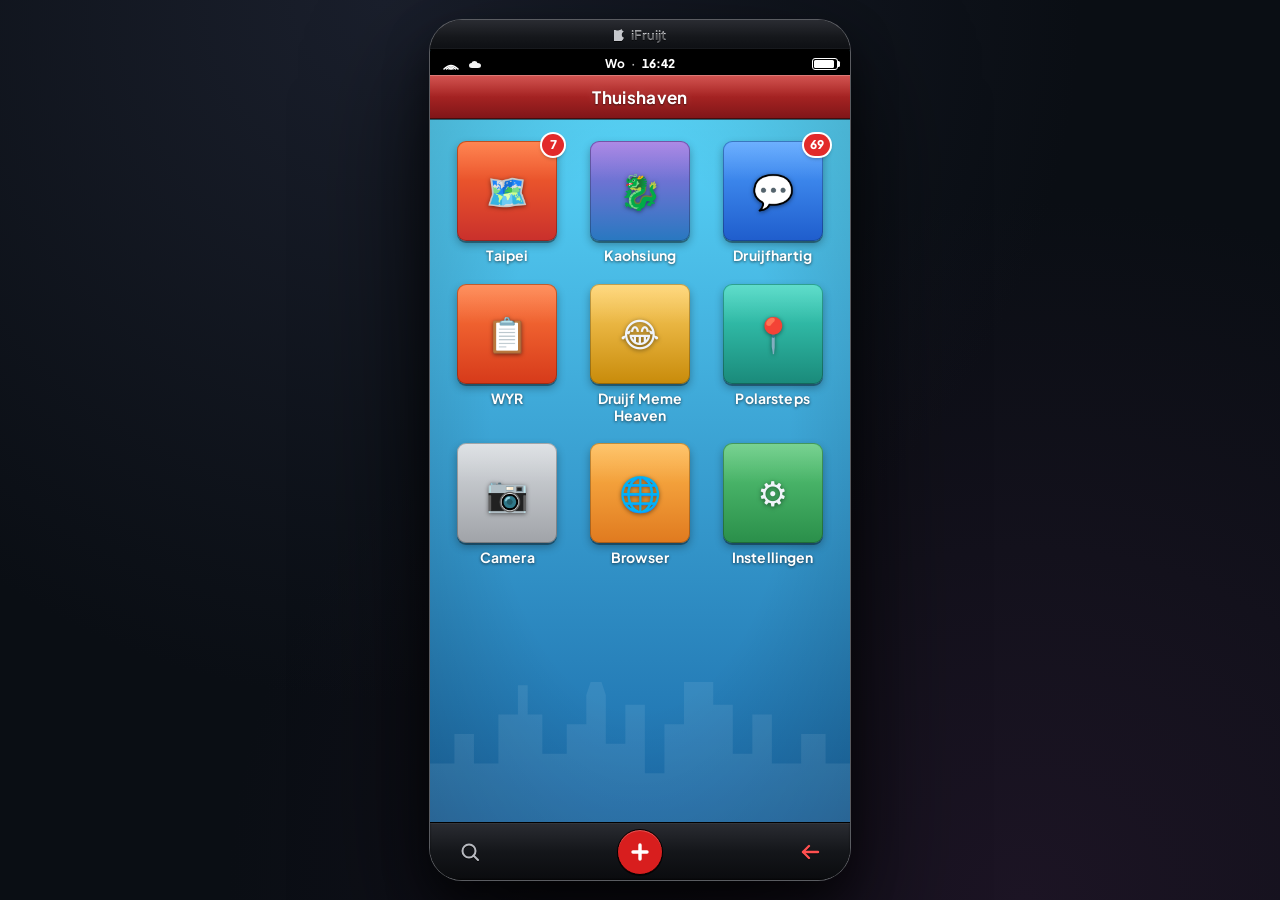
<file: index.html>
<!DOCTYPE html>
<html lang="nl">
<head>
  <meta charset="UTF-8" />
  <meta name="viewport" content="width=device-width, initial-scale=1, viewport-fit=cover" />
  <meta name="theme-color" content="#0A0E14" />
  <meta name="description" content="Druijf FC — spellen, forum en reizen" />
  <link rel="manifest" href="/manifest.webmanifest" />
  <link rel="icon" type="image/svg+xml" href="/icons/icon.svg" />
  <link rel="icon" type="image/png" sizes="32x32" href="/icons/favicon-32.png" />
  <link rel="apple-touch-icon" href="/icons/apple-touch-icon-180.png" />
  <meta name="mobile-web-app-capable" content="yes" />
  <meta name="apple-mobile-web-app-capable" content="yes" />
  <meta name="apple-mobile-web-app-status-bar-style" content="black-translucent" />
  <meta name="apple-mobile-web-app-title" content="iFruijt" />
  <title>Druijf FC — iFruijt</title>
  <link rel="stylesheet" href="main.css" />
  <link rel="stylesheet" href="index.css" />
</head>
<body>

<div class="ifruit-shell">

  <!-- ── TOP CHROME STRIP — iFruijt wordmark ── -->
  <div class="ifruit-top">
    <div class="ifruit-brand">
      <svg class="ifruit-apple" viewBox="0 0 16 18" aria-hidden="true">
        <path d="M11.5 1.5c.3 1.3-.2 2.5-.9 3.3-.7.9-1.8 1.5-2.9 1.4-.3-1.3.3-2.6 1-3.4.7-.8 1.9-1.4 2.8-1.3zM14.6 13.4c-.5 1.2-.8 1.7-1.5 2.7-1 1.4-2.4 3.2-4.1 3.2-1.5 0-1.9-1-3.9-1-2 0-2.5 1-4 1-1.7 0-3-1.6-4-3-2.7-4-3-8.7-1.3-11.2 1.2-1.8 3.1-2.8 4.9-2.8 1.8 0 3 1 4.5 1 1.5 0 2.4-1 4.5-1 1.6 0 3.3.9 4.5 2.3-4 2.2-3.3 7.9-.6 8.8z" fill="currentColor"/>
      </svg>
      <span class="ifruit-wordmark">iFruijt</span>
    </div>
  </div>

  <!-- ── PHONE SCREEN ── -->
  <div class="ifruit-screen">

    <!-- Wallpaper -->
    <div class="ifruit-wallpaper" aria-hidden="true">
      <div class="ifruit-vignette"></div>
      <svg class="ifruit-skyline" viewBox="0 0 430 200" preserveAspectRatio="xMidYMax slice">
        <path d="M0,200 L0,140 L25,140 L25,110 L45,110 L45,140 L70,140 L70,90 L90,90 L90,60 L100,60 L100,90 L115,90 L115,130 L140,130 L140,100 L160,100 L160,70 L170,40 L180,70 L180,120 L200,120 L200,80 L220,80 L220,150 L240,150 L240,100 L260,100 L260,50 L275,50 L275,30 L290,30 L290,80 L310,80 L310,130 L330,130 L330,90 L350,90 L350,140 L380,140 L380,110 L405,110 L405,140 L430,140 L430,200 Z" fill="rgba(255,255,255,0.18)"/>
      </svg>
    </div>

    <!-- iFruijt-accurate status bar -->
    <div class="ifruit-sb" aria-hidden="true">
      <div class="sb-left">
        <svg class="sb-signal" viewBox="0 0 18 14" fill="none">
          <path d="M2 12 Q9 5 16 12" stroke="currentColor" stroke-width="1.6" stroke-linecap="round"/>
          <path d="M4.5 12 Q9 7.5 13.5 12" stroke="currentColor" stroke-width="1.6" stroke-linecap="round"/>
          <path d="M7 12 Q9 10 11 12" stroke="currentColor" stroke-width="1.6" stroke-linecap="round"/>
          <circle cx="9" cy="12" r="1" fill="currentColor"/>
        </svg>
        <svg class="sb-cloud" viewBox="0 0 18 12" fill="none">
          <path d="M4 10 Q1 10 1 7.5 Q1 5 3.5 5 Q4 3 6.5 3 Q9 3 9.5 5 Q13 5 13 7.5 Q13 10 10 10 Z" fill="currentColor"/>
        </svg>
      </div>
      <div class="sb-center">
        <span class="sb-day">Wo</span>
        <span class="sb-dot">·</span>
        <span class="sb-time">16:42</span>
      </div>
      <div class="sb-right">
        <div class="sb-battery">
          <span class="sb-batt-fill"></span>
        </div>
      </div>
    </div>

    <!-- Red title banner -->
    <div class="ifruit-banner">
      <div class="ifruit-banner-shine"></div>
      <span class="ifruit-banner-text">Thuishaven</span>
    </div>

    <!-- App grid (3×2) -->
    <main class="ifruit-grid">

      <!-- Row 1: real apps -->
      <a href="taipei/taipei.html" class="ifruit-app" data-game="treasure" aria-label="Schatzoeker">
        <div class="ifruit-tile ifruit-tile--red">
          <span class="ifruit-tile-shine"></span>
          <span class="ifruit-badge">7</span>
          <span class="ifruit-tile-glyph">🗺️</span>
        </div>
        <span class="ifruit-tile-label">Taipei</span>
      </a>

      <a href="kaohsiung/kaohsiung.html" class="ifruit-app" data-game="kaohsiung" aria-label="Drakenpad">
        <div class="ifruit-tile ifruit-tile--kaohsiung">
          <span class="ifruit-tile-shine"></span>
          <span class="ifruit-tile-glyph">🐉</span>
          </div>
        <span class="ifruit-tile-label">Kaohsiung</span>
      </a>

      <a href="questions/questions.html" class="ifruit-app" data-game="questions" aria-label="Druijfhartig">
        <div class="ifruit-tile ifruit-tile--blue">
          <span class="ifruit-tile-shine"></span>
          <span class="ifruit-badge">69</span>
          <span class="ifruit-tile-glyph">💬</span>
        </div>
        <span class="ifruit-tile-label">Druijfhartig</span>
      </a>

      <a href="wyr/wyr.html" class="ifruit-app" data-game="wyr" aria-label="Would You Rather">
        <div class="ifruit-tile ifruit-tile--wyr">
          <span class="ifruit-tile-shine"></span>
          <span class="ifruit-tile-glyph">📋</span>
        </div>
        <span class="ifruit-tile-label">WYR</span>
      </a>

      <!-- Row 2: decorative placeholder apps -->
      <a href="forum/forum.html" class="ifruit-app" data-game="forum" aria-label="Meme Heaven">
        <div class="ifruit-tile ifruit-tile--forum">
          <span class="ifruit-tile-shine"></span>
          <span class="ifruit-tile-glyph">😂</span>
        </div>
        <span class="ifruit-tile-label">Druijf Meme Heaven</span>
      </a>

      <a href="polarsteps/polarsteps.html" class="ifruit-app" data-game="polarsteps" aria-label="Polarsteps">
        <div class="ifruit-tile ifruit-tile--polarsteps">
          <span class="ifruit-tile-shine"></span>
          <span class="ifruit-tile-glyph">📍</span>
        </div>
        <span class="ifruit-tile-label">Polarsteps</span>
      </a>


      <button type="button" class="ifruit-app ifruit-app--deco" data-toast="Fakka je wil deze camera gebruiken?&#10;Daan heeft z'n camera apart moeten inchecken zo groot is die" aria-label="Camera">
        <div class="ifruit-tile ifruit-tile--silver">
          <span class="ifruit-tile-shine"></span>
          <span class="ifruit-tile-glyph">📷</span>
        </div>
        <span class="ifruit-tile-label">Camera</span>
      </button>

      <button type="button" class="ifruit-app ifruit-app--deco" data-toast="Vunzige filmpjes kijk je maar op je eigen telefoon" aria-label="Browser">
        <div class="ifruit-tile ifruit-tile--orange">
          <span class="ifruit-tile-shine"></span>
          <span class="ifruit-tile-glyph">🌐</span>
        </div>
        <span class="ifruit-tile-label">Browser</span>
      </button>

      <button type="button" class="ifruit-app ifruit-app--deco" data-toast="⚙️ Niks om in te stellen" aria-label="Instellingen">
        <div class="ifruit-tile ifruit-tile--green">
          <span class="ifruit-tile-shine"></span>
          <span class="ifruit-tile-glyph">⚙️</span>
        </div>
        <span class="ifruit-tile-label">Instellingen</span>
      </button>

      

    </main>

  </div>

  <!-- ── BOTTOM CHROME STRIP — 3-button row ── -->
  <nav class="ifruit-bottom" aria-label="iFruijt nav">
    <button type="button" class="ifruit-btn ifruit-btn--side" id="btnSearch" aria-label="Zoeken">
      <svg viewBox="0 0 24 24" fill="none">
        <circle cx="11" cy="11" r="6.5" stroke="currentColor" stroke-width="2"/>
        <path d="M15.5 15.5L20 20" stroke="currentColor" stroke-width="2" stroke-linecap="round"/>
      </svg>
    </button>

    <button type="button" class="ifruit-btn ifruit-btn--plus" id="btnPlus" aria-label="Nieuw">
      <svg viewBox="0 0 24 24" fill="none">
        <path d="M12 5v14M5 12h14" stroke="#fff" stroke-width="3.4" stroke-linecap="round"/>
      </svg>
    </button>

    <button type="button" class="ifruit-btn ifruit-btn--side ifruit-btn--back" id="btnBack" aria-label="Terug">
      <svg viewBox="0 0 24 24" fill="none">
        <path d="M20 12H5" stroke="currentColor" stroke-width="2.4" stroke-linecap="round"/>
        <path d="M11 6l-6 6 6 6" stroke="currentColor" stroke-width="2.4" stroke-linecap="round" stroke-linejoin="round"/>
      </svg>
    </button>
  </nav>

  <!-- Toast container -->
  <div class="toast" id="toast"></div>

  <!-- App-launch overlay -->
  <div class="launch-overlay" id="launchOverlay" aria-hidden="true"></div>

</div>

<script src="index.js"></script>
<script>
if ('serviceWorker' in navigator) {
  window.addEventListener('load', () => navigator.serviceWorker.register('/sw.js').catch(() => {}));
}
</script>
</body>
</html>
</file>
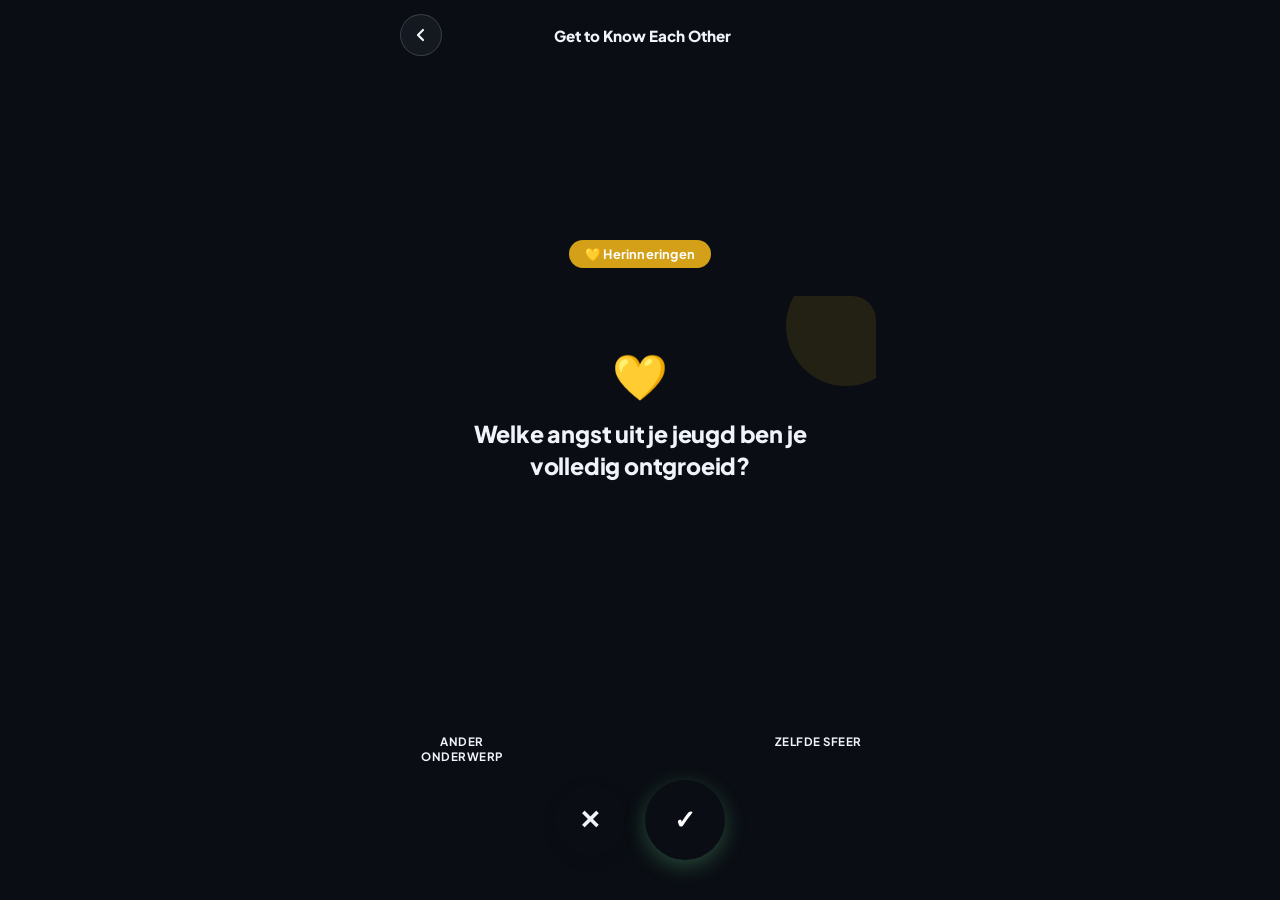
<file: questions.html>
<!DOCTYPE html>
<html lang="en">
<head>
  <meta charset="UTF-8" />
  <meta name="viewport" content="width=device-width, initial-scale=1.0" />
  <title>Questions</title>
  <link rel="stylesheet" href="main.css" />
  <link rel="stylesheet" href="questions.css" />
</head>
<body>

<div class="blob-tl"></div>
<div class="blob-br"></div>

<div class="q-page">

  <!-- Header -->
  <header class="q-header">
    <button class="btn-back" onclick="window.location.href='index.html'">
      <svg width="18" height="18" viewBox="0 0 18 18" fill="none">
        <path d="M11 4L6 9L11 14" stroke="#2C2A26" stroke-width="2.2" stroke-linecap="round" stroke-linejoin="round"/>
      </svg>
    </button>
    <div class="q-header-center">
      <div class="q-header-title">Get to Know Each Other</div>
    </div>
    <div class="q-header-spacer"></div>
  </header>

  <!-- Stage -->
  <div class="q-stage">

    <!-- Category badge -->
    <div class="category-badge" id="catBadge"></div>

    <!-- Question card -->
    <div class="q-card-wrap">
      <div class="q-card" id="qCard">
        <div class="q-card-blob" id="qCardBlob"></div>
        <div class="q-emoji" id="qEmoji"></div>
        <div class="q-text"  id="qText"></div>
      </div>
    </div>

  </div>

  <!-- Action buttons -->
  <div class="q-actions">
    <div class="q-action-labels">
      <span class="q-action-label">Ander onderwerp</span>
      <span class="q-action-label">Zelfde sfeer</span>
    </div>

    <div class="q-buttons">
      <button class="btn-action btn-skip" id="btnSkip" title="Different topic">
        ✕
      </button>
      <button class="btn-action btn-next" id="btnNext" title="Similar question">
        ✓
      </button>
    </div>
  </div>

</div>

<script src="questions.js"></script>
</body>
</html>
</file>
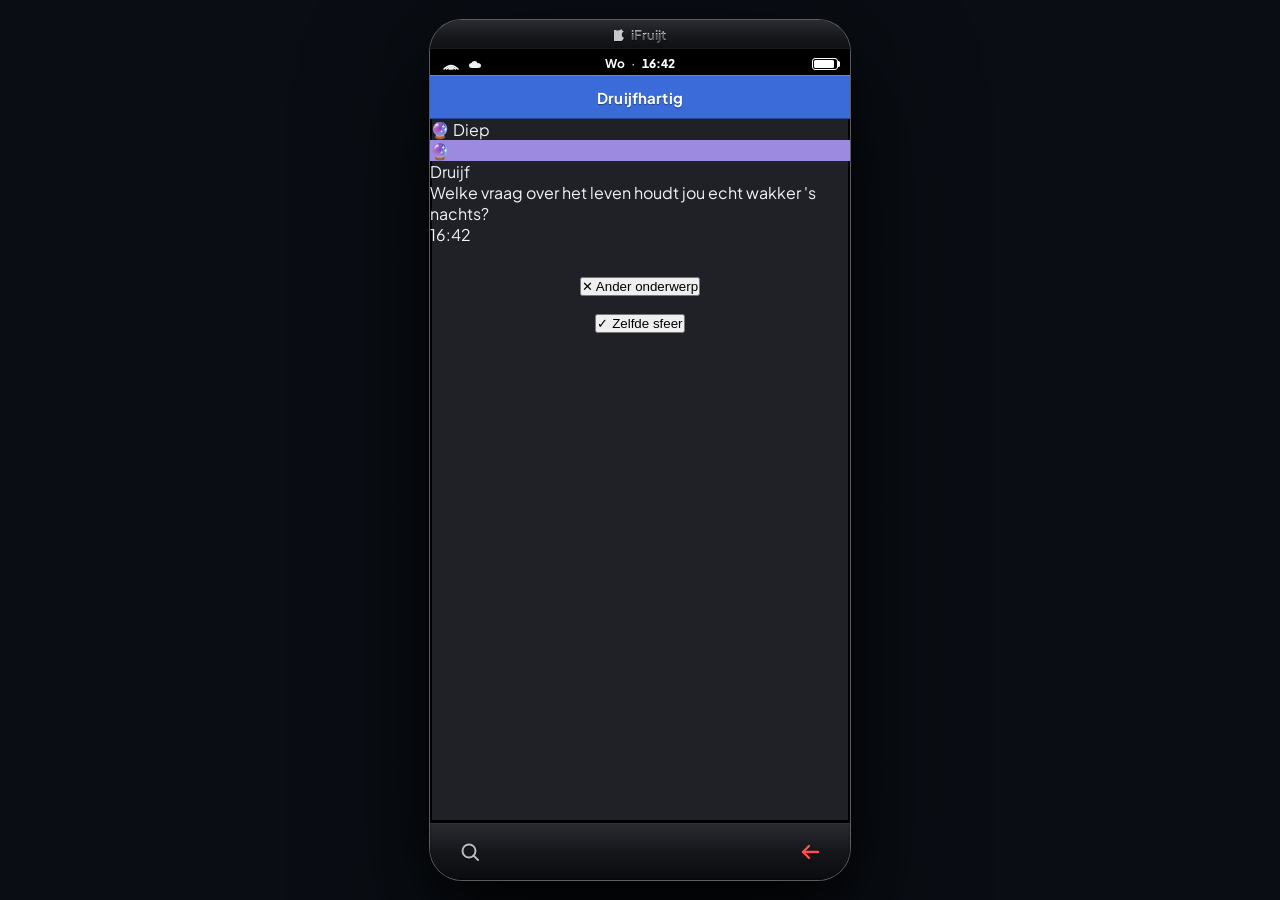
<file: questions/questions.html>
<!DOCTYPE html>
<html lang="nl">
<head>
  <meta charset="UTF-8" />
  <meta name="viewport" content="width=device-width, initial-scale=1, viewport-fit=cover" />
  <meta name="theme-color" content="#0A0B0E" />
  <title>Druijfhartig — iFruijt</title>
  <link rel="stylesheet" href="../main.css" />
  <link rel="stylesheet" href="questions.css" />
</head>
<body>

<div class="ifruit-shell">

  <!-- TOP CHROME STRIP — iFruijt wordmark -->
  <div class="ifruit-top">
    <div class="ifruit-brand">
      <svg class="ifruit-apple" viewBox="0 0 16 18" aria-hidden="true">
        <path d="M11.5 1.5c.3 1.3-.2 2.5-.9 3.3-.7.9-1.8 1.5-2.9 1.4-.3-1.3.3-2.6 1-3.4.7-.8 1.9-1.4 2.8-1.3zM14.6 13.4c-.5 1.2-.8 1.7-1.5 2.7-1 1.4-2.4 3.2-4.1 3.2-1.5 0-1.9-1-3.9-1-2 0-2.5 1-4 1-1.7 0-3-1.6-4-3-2.7-4-3-8.7-1.3-11.2 1.2-1.8 3.1-2.8 4.9-2.8 1.8 0 3 1 4.5 1 1.5 0 2.4-1 4.5-1 1.6 0 3.3.9 4.5 2.3-4 2.2-3.3 7.9-.6 8.8z" fill="currentColor"/>
      </svg>
      <span class="ifruit-wordmark">iFruijt</span>
    </div>
  </div>

  <!-- PHONE SCREEN -->
  <div class="ifruit-screen">

    <!-- Status bar -->
    <div class="ifruit-sb" aria-hidden="true">
      <div class="sb-left">
        <svg class="sb-signal" viewBox="0 0 18 14" fill="none">
          <path d="M2 12 Q9 5 16 12" stroke="currentColor" stroke-width="1.6" stroke-linecap="round"/>
          <path d="M4.5 12 Q9 7.5 13.5 12" stroke="currentColor" stroke-width="1.6" stroke-linecap="round"/>
          <path d="M7 12 Q9 10 11 12" stroke="currentColor" stroke-width="1.6" stroke-linecap="round"/>
          <circle cx="9" cy="12" r="1" fill="currentColor"/>
        </svg>
        <svg class="sb-cloud" viewBox="0 0 18 12" fill="none">
          <path d="M4 10 Q1 10 1 7.5 Q1 5 3.5 5 Q4 3 6.5 3 Q9 3 9.5 5 Q13 5 13 7.5 Q13 10 10 10 Z" fill="currentColor"/>
        </svg>
      </div>
      <div class="sb-center">
        <span class="sb-day">Wo</span>
        <span class="sb-dot">·</span>
        <span class="sb-time">16:42</span>
      </div>
      <div class="sb-right">
        <div class="sb-battery"><span class="sb-batt-fill"></span></div>
      </div>
    </div>

    <!-- Blue header bar -->
    <div class="jl-header">
      <span class="jl-header-title">Druijfhartig</span>
    </div>

    <!-- Category strip (color updated via JS) -->
    <div class="q-cat-strip" id="catBadge"></div>

    <!-- Message row container -->
    <div class="q-msg-area">
      <div class="q-msg-row" id="qCard">
        <div class="q-msg-avatar" id="qCardBlob">
          <span id="qEmoji"></span>
        </div>
        <div class="q-msg-body">
          <div class="q-msg-name">Druijf</div>
          <div class="q-msg-text" id="qText"></div>
        </div>
        <div class="q-msg-time">16:42</div>
      </div>
    </div>

    <!-- Action buttons -->
    <div class="q-actions">
      <button class="q-btn q-btn-skip" id="btnSkip">
        <span class="q-btn-icon">✕</span>
        <span class="q-btn-label">Ander onderwerp</span>
      </button>
      <button class="q-btn q-btn-next" id="btnNext">
        <span class="q-btn-icon">✓</span>
        <span class="q-btn-label">Zelfde sfeer</span>
      </button>
    </div>

  </div>

  <!-- BOTTOM CHROME STRIP — 3-button row -->
  <nav class="ifruit-bottom">
    <button type="button" class="ifruit-btn ifruit-btn--side" id="btnSearch" aria-label="Zoeken">
      <svg viewBox="0 0 24 24" fill="none">
        <circle cx="11" cy="11" r="6.5" stroke="currentColor" stroke-width="2"/>
        <path d="M15.5 15.5L20 20" stroke="currentColor" stroke-width="2" stroke-linecap="round"/>
      </svg>
    </button>

    <button type="button" class="ifruit-btn ifruit-btn--plus" id="btnPlus" aria-label="Nieuw">
      <svg viewBox="0 0 24 24" fill="none">
        <path d="M12 5v14M5 12h14" stroke="#fff" stroke-width="3.4" stroke-linecap="round"/>
      </svg>
    </button>

    <button type="button" class="ifruit-btn ifruit-btn--side ifruit-btn--back" id="btnBack" aria-label="Terug">
      <svg viewBox="0 0 24 24" fill="none">
        <path d="M20 12H5" stroke="currentColor" stroke-width="2.4" stroke-linecap="round"/>
        <path d="M11 6l-6 6 6 6" stroke="currentColor" stroke-width="2.4" stroke-linecap="round" stroke-linejoin="round"/>
      </svg>
    </button>
  </nav>

</div>

<script src="questions.js"></script>
<script>
  document.getElementById('btnBack')?.addEventListener('click', () => {
    window.location.href = '../index.html';
  });
  document.getElementById('btnSearch')?.addEventListener('click', () => {
    // soft no-op
  });
  document.getElementById('btnPlus')?.addEventListener('click', () => {
    document.getElementById('btnNext')?.click();
  });
</script>
</body>
</html>
</file>
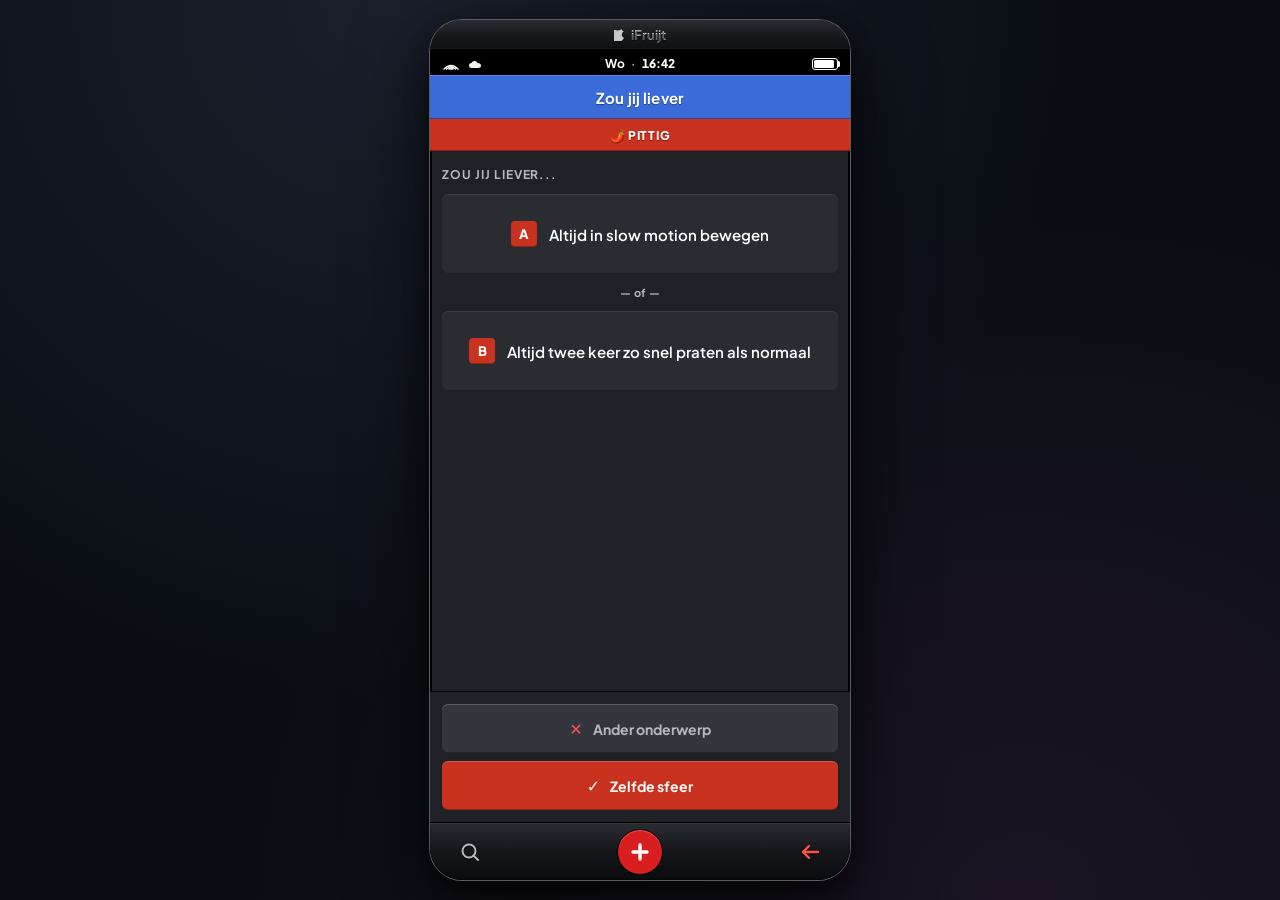
<file: wyr/wyr.html>
<!DOCTYPE html>
<html lang="nl">
<head>
  <meta charset="UTF-8" />
  <meta name="viewport" content="width=device-width, initial-scale=1, viewport-fit=cover" />
  <meta name="theme-color" content="#0A0B0E" />
  <title>Zou jij liever — iFruijt</title>
  <link rel="stylesheet" href="../main.css" />
  <link rel="stylesheet" href="wyr.css" />
</head>
<body>

<div class="ifruit-shell">

  <!-- TOP CHROME STRIP — iFruijt wordmark -->
  <div class="ifruit-top">
    <div class="ifruit-brand">
      <svg class="ifruit-apple" viewBox="0 0 16 18" aria-hidden="true">
        <path d="M11.5 1.5c.3 1.3-.2 2.5-.9 3.3-.7.9-1.8 1.5-2.9 1.4-.3-1.3.3-2.6 1-3.4.7-.8 1.9-1.4 2.8-1.3zM14.6 13.4c-.5 1.2-.8 1.7-1.5 2.7-1 1.4-2.4 3.2-4.1 3.2-1.5 0-1.9-1-3.9-1-2 0-2.5 1-4 1-1.7 0-3-1.6-4-3-2.7-4-3-8.7-1.3-11.2 1.2-1.8 3.1-2.8 4.9-2.8 1.8 0 3 1 4.5 1 1.5 0 2.4-1 4.5-1 1.6 0 3.3.9 4.5 2.3-4 2.2-3.3 7.9-.6 8.8z" fill="currentColor"/>
      </svg>
      <span class="ifruit-wordmark">iFruijt</span>
    </div>
  </div>

  <!-- PHONE SCREEN -->
  <div class="ifruit-screen">

    <!-- Status bar -->
    <div class="ifruit-sb" aria-hidden="true">
      <div class="sb-left">
        <svg class="sb-signal" viewBox="0 0 18 14" fill="none">
          <path d="M2 12 Q9 5 16 12" stroke="currentColor" stroke-width="1.6" stroke-linecap="round"/>
          <path d="M4.5 12 Q9 7.5 13.5 12" stroke="currentColor" stroke-width="1.6" stroke-linecap="round"/>
          <path d="M7 12 Q9 10 11 12" stroke="currentColor" stroke-width="1.6" stroke-linecap="round"/>
          <circle cx="9" cy="12" r="1" fill="currentColor"/>
        </svg>
        <svg class="sb-cloud" viewBox="0 0 18 12" fill="none">
          <path d="M4 10 Q1 10 1 7.5 Q1 5 3.5 5 Q4 3 6.5 3 Q9 3 9.5 5 Q13 5 13 7.5 Q13 10 10 10 Z" fill="currentColor"/>
        </svg>
      </div>
      <div class="sb-center">
        <span class="sb-day">Wo</span>
        <span class="sb-dot">·</span>
        <span class="sb-time">16:42</span>
      </div>
      <div class="sb-right">
        <div class="sb-battery"><span class="sb-batt-fill"></span></div>
      </div>
    </div>

    <!-- Blue header bar -->
    <div class="jl-header">
      <span class="jl-header-title">Zou jij liever</span>
    </div>

    <!-- Category strip (color updated via JS) -->
    <div class="q-cat-strip" id="catBadge"></div>

    <!-- WYR card area -->
    <div class="wyr-area">
      <div class="wyr-card" id="wyrCard">
        <p class="wyr-prompt">Zou jij liever...</p>
        <button class="wyr-option wyr-option--a" id="wyrOptA"></button>
        <div class="wyr-or">— of —</div>
        <button class="wyr-option wyr-option--b" id="wyrOptB"></button>
      </div>
    </div>

    <!-- Action buttons -->
    <div class="q-actions">
      <button class="q-btn q-btn-skip" id="btnSkip">
        <span class="q-btn-icon">✕</span>
        <span class="q-btn-label">Ander onderwerp</span>
      </button>
      <button class="q-btn q-btn-next" id="btnNext">
        <span class="q-btn-icon">✓</span>
        <span class="q-btn-label">Zelfde sfeer</span>
      </button>
    </div>

  </div>

  <!-- BOTTOM CHROME STRIP — 3-button row -->
  <nav class="ifruit-bottom">
    <button type="button" class="ifruit-btn ifruit-btn--side" id="btnSearch" aria-label="Zoeken">
      <svg viewBox="0 0 24 24" fill="none">
        <circle cx="11" cy="11" r="6.5" stroke="currentColor" stroke-width="2"/>
        <path d="M15.5 15.5L20 20" stroke="currentColor" stroke-width="2" stroke-linecap="round"/>
      </svg>
    </button>

    <button type="button" class="ifruit-btn ifruit-btn--plus" id="btnPlus" aria-label="Nieuw">
      <svg viewBox="0 0 24 24" fill="none">
        <path d="M12 5v14M5 12h14" stroke="#fff" stroke-width="3.4" stroke-linecap="round"/>
      </svg>
    </button>

    <button type="button" class="ifruit-btn ifruit-btn--side ifruit-btn--back" id="btnBack" aria-label="Terug">
      <svg viewBox="0 0 24 24" fill="none">
        <path d="M20 12H5" stroke="currentColor" stroke-width="2.4" stroke-linecap="round"/>
        <path d="M11 6l-6 6 6 6" stroke="currentColor" stroke-width="2.4" stroke-linecap="round" stroke-linejoin="round"/>
      </svg>
    </button>
  </nav>

</div>

<script src="wyr.js"></script>
<script>
  document.getElementById('btnBack')?.addEventListener('click', () => {
    window.location.href = '../index.html';
  });
  document.getElementById('btnSearch')?.addEventListener('click', () => {});
  document.getElementById('btnPlus')?.addEventListener('click', () => {
    document.getElementById('btnNext')?.click();
  });
</script>
</body>
</html>
</file>
<file: main.css>
@import url('https://fonts.googleapis.com/css2?family=Plus+Jakarta+Sans:wght@400;500;600;700;800&display=swap');

*, *::before, *::after { box-sizing: border-box; margin: 0; padding: 0; }

:root {
  /* ── Base surfaces — deep blue-black ── */
  --bg:                 #0A0E14;
  --surface:            #14181F;
  --surface-elevated:   #1C2129;
  --surface-glass:      rgba(28, 33, 41, 0.62);
  --surface-overlay:    rgba(10, 14, 20, 0.88);

  /* ── Text ── */
  --text:               #F0F4FA;
  --text-muted:         #8A93A0;
  --text-faded:         #5A6271;

  /* ── Borders — semi-transparent whites for glass ── */
  --border:             rgba(255, 255, 255, 0.08);
  --border-strong:      rgba(255, 255, 255, 0.16);
  --border-glow:        rgba(255, 200, 87, 0.35);

  /* ── GTA accent palette ── */
  --gta-pink:           #FF4E8C;
  --gta-orange:         #FF8A3D;
  --gta-cyan:           #4DD8FF;
  --gta-gold:           #FFC857;
  --gta-red:            #FF4D4D;
  --gta-green:          #4ADE80;

  /* ── Per-game gradient identities ── */
  --treasure-from:      #FF6B2C;  --treasure-to:    #FF3D7F;
  --questions-from:     #4D6BFF;  --questions-to:   #8B2BE0;
  --wyr-from:           #1FBF7B;  --wyr-to:         #0099C7;

  /* ── Shadows — dark with subtle glow ── */
  --shadow-card:        0 8px 32px rgba(0,0,0,0.55), 0 2px 8px rgba(0,0,0,0.4);
  --shadow-lift:        0 24px 60px rgba(0,0,0,0.65), 0 6px 20px rgba(0,0,0,0.45);
  --shadow-glow-gold:   0 0 40px rgba(255,200,87,0.30);
  --shadow-glow-cyan:   0 0 30px rgba(77,216,255,0.30);
  --shadow-glow-pink:   0 0 30px rgba(255,78,140,0.32);

  /* ── Radii ── */
  --radius:             24px;
  --radius-sm:          16px;
  --radius-app:         22px;
  --radius-pill:        999px;

  /* ── Phone frame ── */
  --phone-bezel:        #06080C;
  --phone-radius:       44px;

  /* ── iFruijt Job-List palette (standard iFruijt, all pages) ── */
  --ifruit-body:        #0A0B0E;   /* matte black plastic */
  --ifruit-body-top:    #1A1B1F;   /* top strip lighter than body */
  --ifruit-edge:        #5A5C61;   /* thin chrome edge */

  --jl-bg:              #1F2126;   /* page background — dark grey */
  --jl-row:             #2A2C32;   /* list row background */
  --jl-row-alt:         #34363D;   /* alternating row */
  --jl-row-active:      #4DA84D;   /* green selected (Themes-style) */
  --jl-row-current:     #3A6BD8;   /* blue current (Messages-style) */
  --jl-divider:         #0A0B0E;   /* black hairline between rows */
  --jl-text:            #FFFFFF;
  --jl-text-muted:      #B6B9BF;

  --header-jobs:        #3A6BD8;   /* blue header */
  --header-msg:         #3A6BD8;   /* blue header for Messages/Druijfhartig */

  /* ── iFruijt phone (home screen — chrome remnants for launch overlay) ── */
  --ifruit-bezel-dark:  #1A1B1F;   /* dark plastic strips top/bottom */
  --ifruit-chrome-1:    #C5C7CC;   /* base brushed silver */
  --ifruit-chrome-2:    #8C8E93;   /* mid-tone shading */
  --ifruit-chrome-3:    #F5F6F8;   /* highlight */
  --ifruit-chrome-edge: #4A4C50;   /* deep edge */
  --ifruit-screen-1:    #5DDDFF;   /* wallpaper cyan top */
  --ifruit-screen-2:    #1B6BAA;   /* wallpaper deep blue bottom */
  --ifruit-banner-1:    #C9302C;   /* red banner top */
  --ifruit-banner-2:    #7F1518;   /* red banner bottom */

  /* ── Motion ── */
  --ease-spring:        cubic-bezier(0.32, 0.72, 0, 1);
  --ease-out:           cubic-bezier(0.16, 1, 0.3, 1);
}

html, body { height: 100%; }

body {
  font-family: 'Plus Jakarta Sans', system-ui, -apple-system, sans-serif;
  background: var(--bg);
  color: var(--text);
  display: flex;
  align-items: center;
  justify-content: center;
  padding: 18px;
  min-height: 100vh;
  min-height: 100dvh;
  overflow-x: hidden;
  -webkit-tap-highlight-color: transparent;
  -webkit-font-smoothing: antialiased;
  text-rendering: optimizeLegibility;
}

/* ── CINEMATIC TYPOGRAPHY HELPERS ── */
.cinematic {
  font-weight: 800;
  font-style: italic;
  letter-spacing: -0.02em;
  text-transform: uppercase;
  transform: skewX(-6deg);
  display: inline-block;
}
.cinematic--label {
  font-size: 0.78rem;
  font-weight: 800;
  font-style: italic;
  letter-spacing: 0.16em;
  text-transform: uppercase;
  color: var(--gta-cyan);
}

/* ── GLASS SURFACE UTILITY ── */
.glass {
  background: var(--surface-glass);
  backdrop-filter: blur(20px) saturate(140%);
  -webkit-backdrop-filter: blur(20px) saturate(140%);
  border: 1px solid var(--border);
}

/* ── BACK BUTTON ── */
.btn-back {
  width: 42px; height: 42px;
  border-radius: 50%;
  border: 1px solid var(--border-strong);
  background: var(--surface-glass);
  backdrop-filter: blur(12px);
  -webkit-backdrop-filter: blur(12px);
  display: flex; align-items: center; justify-content: center;
  cursor: pointer;
  flex-shrink: 0;
  color: var(--text);
  transition: transform 0.18s var(--ease-spring), border-color 0.18s, box-shadow 0.18s;
}
.btn-back svg path { stroke: currentColor; }
.btn-back:active { transform: scale(0.92); }

@media (hover: hover) and (pointer: fine) {
  .btn-back:hover {
    border-color: var(--gta-cyan);
    box-shadow: var(--shadow-glow-cyan);
  }
}

/* ── COMMON PILL ── */
.pill {
  display: inline-flex;
  align-items: center;
  gap: 6px;
  padding: 6px 14px;
  border-radius: var(--radius-pill);
  font-size: 0.78rem;
  font-weight: 700;
  letter-spacing: 0.1px;
  background: var(--surface-glass);
  border: 1px solid var(--border);
  color: var(--text-muted);
  backdrop-filter: blur(12px);
  -webkit-backdrop-filter: blur(12px);
}

/* ── ANIMATION SYSTEM ── */
@keyframes pageIn {
  from { opacity: 0; transform: translateY(12px); }
  to   { opacity: 1; transform: translateY(0); }
}
.page-enter { animation: pageIn 0.4s var(--ease-out); }

@keyframes fade-up {
  from { opacity: 0; transform: translateY(24px); }
  to   { opacity: 1; transform: translateY(0); }
}

@keyframes fade-in {
  from { opacity: 0; }
  to   { opacity: 1; }
}

@keyframes slam-in-right {
  0%   { opacity: 0; transform: translateX(80px) skewX(-12deg); }
  60%  { opacity: 1; transform: translateX(-6px) skewX(-8deg); }
  100% { opacity: 1; transform: translateX(0)    skewX(-6deg); }
}

@keyframes slam-in-left {
  0%   { opacity: 0; transform: translateX(-80px) skewX(-12deg); }
  60%  { opacity: 1; transform: translateX(6px)   skewX(-8deg); }
  100% { opacity: 1; transform: translateX(0)     skewX(-6deg); }
}

@keyframes slam-line {
  from { transform: scaleX(0); transform-origin: left; }
  to   { transform: scaleX(1); transform-origin: left; }
}

@keyframes pop-in {
  0%   { opacity: 0; transform: scale(0.4); }
  60%  { opacity: 1; transform: scale(1.18); }
  100% { opacity: 1; transform: scale(1); }
}

@keyframes pulse-glow {
  0%, 100% { box-shadow: 0 0 0 0 rgba(77,216,255,0.5); }
  50%      { box-shadow: 0 0 0 14px rgba(77,216,255,0); }
}

@keyframes float-soft {
  0%, 100% { transform: translateY(0); }
  50%      { transform: translateY(-5px); }
}

@keyframes hue-drift {
  0%, 100% { filter: hue-rotate(0deg); }
  50%      { filter: hue-rotate(18deg); }
}

@keyframes ticker {
  0%, 100% { opacity: 1; }
  50%      { opacity: 0.4; }
}

@keyframes app-zoom-in {
  0%   { opacity: 0; transform: scale(0.6); filter: blur(8px); }
  60%  { opacity: 1; filter: blur(0); }
  100% { opacity: 1; transform: scale(1); }
}

/* prefers-reduced-motion: respect user preference */
@media (prefers-reduced-motion: reduce) {
  *, *::before, *::after {
    animation-duration: 0.01ms !important;
    transition-duration: 0.01ms !important;
  }
}

/* ══════════════════════════════════════════════════════════
   iFruijt Hunt Game — shared shell + Job-List styles
   Used by Schatzoeker (Taipei) and Drakenpad (Kaohsiung)
   ══════════════════════════════════════════════════════════ */

/* ── PHONE SHELL (shared hunt shell) ── */
.ifruit-shell {
  position: relative;
  width: 100%;
  max-width: 400px;
  min-height: min(820px, calc(100vh - 36px));
  border-radius: 32px;
  display: flex;
  flex-direction: column;
  overflow: hidden;
  background: var(--ifruit-body);
  box-shadow:
    0 0 0 1px var(--ifruit-edge),
    0 30px 80px rgba(0,0,0,0.7),
    0 12px 24px rgba(0,0,0,0.45),
    inset 0 1px 0 rgba(255,255,255,0.05),
    inset 0 -1px 0 rgba(0,0,0,0.6);
}

@media (min-width: 720px) {
  body { padding: 30px; }
  .ifruit-shell {
    max-width: 420px;
    min-height: 860px;
    box-shadow:
      0 0 0 1px var(--ifruit-edge),
      0 50px 120px rgba(0,0,0,0.75),
      0 20px 40px rgba(0,0,0,0.5);
  }
}

/* ── TOP CHROME STRIP — iFruijt wordmark ── */
.ifruit-top {
  height: 30px;
  display: flex;
  align-items: center;
  justify-content: center;
  background: linear-gradient(180deg, #2A2C32 0%, #15171B 60%, #0E1014 100%);
  border-bottom: 1px solid #000;
  box-shadow: inset 0 -1px 0 rgba(255,255,255,0.04);
  flex-shrink: 0;
}
.ifruit-brand { display: inline-flex; align-items: center; gap: 6px; }
.ifruit-apple {
  width: 11px; height: 13px;
  color: #C5C7CC;
  filter: drop-shadow(0 1px 0 rgba(0,0,0,0.7));
}
.ifruit-wordmark {
  font-size: 13px;
  font-weight: 600;
  background: linear-gradient(180deg, #F5F6F8 0%, #C5C7CC 60%, #8C8E93 100%);
  -webkit-background-clip: text;
  background-clip: text;
  -webkit-text-fill-color: transparent;
  text-shadow: 0 1px 0 rgba(0,0,0,0.5);
}

/* ── SCREEN ── */
.ifruit-screen {
  flex: 1;
  position: relative;
  background: var(--jl-bg);
  overflow: hidden;
  display: flex;
  flex-direction: column;
  box-shadow: inset 0 0 0 2px #000;
}

/* ── STATUS BAR ── */
.ifruit-sb {
  display: grid;
  grid-template-columns: 1fr auto 1fr;
  align-items: center;
  padding: 6px 12px 4px;
  background: #000;
  color: #fff;
  font-size: 12px;
  font-weight: 700;
  font-variant-numeric: tabular-nums;
  flex-shrink: 0;
}
.ifruit-sb .sb-left  { display: flex; align-items: center; gap: 8px; }
.ifruit-sb .sb-right { display: flex; align-items: center; justify-content: flex-end; gap: 6px; }
.ifruit-sb .sb-center { display: inline-flex; align-items: center; gap: 6px; }
.ifruit-sb .sb-day { font-weight: 700; }
.ifruit-sb .sb-dot { opacity: 0.7; }
.ifruit-sb .sb-time { font-weight: 800; }
.ifruit-sb .sb-signal { width: 18px; height: 14px; color: #fff; }
.ifruit-sb .sb-cloud  { width: 18px; height: 12px; color: #fff; opacity: 0.95; }
.ifruit-sb .sb-battery {
  width: 26px; height: 12px;
  border: 1.4px solid #fff;
  border-radius: 3px;
  padding: 1px;
  position: relative;
}
.ifruit-sb .sb-battery::after {
  content: '';
  position: absolute;
  right: -3px; top: 50%; transform: translateY(-50%);
  width: 2px; height: 6px;
  background: #fff;
  border-radius: 0 1.5px 1.5px 0;
}
.ifruit-sb .sb-batt-fill {
  display: block;
  width: 89%; height: 100%;
  background: #fff;
  border-radius: 1.5px;
}

/* ── BLUE HEADER BAR ── */
.jl-header {
  height: 44px;
  display: flex;
  align-items: center;
  justify-content: center;
  background: var(--header-jobs);
  color: #fff;
  flex-shrink: 0;
  box-shadow:
    inset 0 1px 0 rgba(255,255,255,0.2),
    inset 0 -1px 0 rgba(0,0,0,0.35);
}
.jl-header-title {
  font-size: 15px;
  font-weight: 700;
  text-shadow: 0 1px 1px rgba(0,0,0,0.4);
  letter-spacing: 0.01em;
}

/* ── STAGE (scrollable content area) ── */
.jl-stage {
  flex: 1;
  overflow-y: auto;
  background: var(--jl-bg);
  -webkit-overflow-scrolling: touch;
}

/* ── JOB-LIST ROWS ── */
.jl-list { display: flex; flex-direction: column; }

.jl-row {
  display: flex;
  align-items: center;
  gap: 12px;
  padding: 10px 12px;
  background: var(--jl-row);
  border-bottom: 1px solid var(--jl-divider);
  border-left: 3px solid transparent;
  color: var(--jl-text);
  cursor: pointer;
  text-decoration: none;
  user-select: none;
  -webkit-tap-highlight-color: transparent;
  transition: background 0.12s, border-left-color 0.12s;
}
.jl-row:active { background: var(--jl-row-alt); }

.jl-row--current  { background: var(--jl-row-alt); border-left-color: var(--jl-row-current); }
.jl-row--done     { border-left-color: var(--jl-row-active); }
.jl-row--locked   { opacity: 0.75; cursor: default; }
.jl-row--locked:active { background: var(--jl-row); }
.jl-row--locked .jl-avatar { filter: blur(6px) saturate(0.6); }
.jl-row--locked .jl-title  { filter: blur(5px); color: var(--jl-text-muted); user-select: none; }
.jl-row--locked .jl-sub    { filter: blur(3px); user-select: none; }
.jl-row--flash    { animation: rowFlash 0.7s ease; }

@keyframes rowFlash {
  0%, 100% { background: var(--jl-row); }
  20%, 60% { background: var(--jl-row-active); }
}

.jl-avatar {
  width: 40px; height: 40px;
  border-radius: 6px;
  display: grid;
  place-items: center;
  font-size: 22px;
  flex-shrink: 0;
  box-shadow:
    inset 0 0 0 1px rgba(0,0,0,0.4),
    0 1px 0 rgba(255,255,255,0.06);
}
.jl-avatar--num {
  font-size: 16px;
  font-weight: 800;
  color: #fff;
  text-shadow: 0 1px 1px rgba(0,0,0,0.4);
}

.jl-body { flex: 1; min-width: 0; }
.jl-title {
  font-size: 14px;
  font-weight: 700;
  color: var(--jl-text);
  line-height: 1.2;
  white-space: nowrap;
  overflow: hidden;
  text-overflow: ellipsis;
}
.jl-sub {
  font-size: 11px;
  font-weight: 500;
  color: var(--jl-text-muted);
  margin-top: 2px;
  white-space: nowrap;
  overflow: hidden;
  text-overflow: ellipsis;
}

.jl-status {
  flex-shrink: 0;
  font-size: 14px;
  font-weight: 700;
  color: var(--jl-text-muted);
  padding-left: 6px;
  min-width: 44px;
  text-align: right;
}
.jl-status--done    { color: var(--gta-gold); }
.jl-status--current { color: var(--jl-row-current); }

/* ── PAGE BLOCKS ── */
.jl-page { padding: 0; display: flex; flex-direction: column; }

.jl-section-label {
  font-size: 11px;
  font-weight: 700;
  letter-spacing: 0.12em;
  text-transform: uppercase;
  color: var(--jl-text-muted);
  padding: 14px 14px 6px;
  background: var(--jl-bg);
}

.jl-hero {
  padding: 22px 16px;
  display: flex;
  align-items: center;
  gap: 14px;
  background: var(--jl-row);
  border-bottom: 1px solid var(--jl-divider);
}
.jl-hero-emoji { font-size: 44px; line-height: 1; }
.jl-hero-name  { font-size: 17px; font-weight: 800; color: var(--jl-text); }

.jl-text {
  padding: 16px;
  color: var(--jl-text);
  font-size: 14px;
  line-height: 1.6;
  background: var(--jl-bg);
}

/* ── MAP ── */
.jl-map {
  width: 100%;
  height: 200px;
  background: #000;
  position: relative;
  border-bottom: 1px solid var(--jl-divider);
}
.jl-map .leaflet-control-zoom { margin: 6px !important; }
.jl-map .leaflet-control-attribution {
  background: rgba(0,0,0,0.5) !important;
  color: #999 !important;
  font-size: 9px;
}
.jl-map .leaflet-control-attribution a { color: #ccc !important; }

/* ── ACTION BUTTONS ── */
.jl-actions {
  padding: 14px;
  display: flex;
  flex-direction: column;
  gap: 8px;
}

.jl-btn {
  display: flex;
  align-items: center;
  justify-content: center;
  gap: 8px;
  width: 100%;
  padding: 14px 16px;
  border: none;
  border-radius: 6px;
  font-family: inherit;
  font-size: 14px;
  font-weight: 700;
  color: #fff;
  cursor: pointer;
  text-decoration: none;
  transition: filter 0.12s;
  box-shadow:
    inset 0 1px 0 rgba(255,255,255,0.2),
    inset 0 -1px 0 rgba(0,0,0,0.3);
}
.jl-btn:active { filter: brightness(0.85); }

.jl-btn--green { background: var(--jl-row-active); }
.jl-btn--blue  { background: var(--header-jobs); }
.jl-btn--red   { background: #C9302C; }
.jl-btn--grey  { background: var(--jl-row-alt); color: var(--jl-text-muted); }

.jl-btn-row { display: flex; gap: 8px; }
.jl-btn-row .jl-btn { flex: 1 1 auto; }

/* ── TASK INPUT ── */
.jl-input {
  width: 100%;
  padding: 13px 14px;
  border-radius: 6px;
  border: 1px solid var(--jl-row-alt);
  background: #0F1014;
  color: #fff;
  font-family: inherit;
  font-size: 15px;
  font-weight: 500;
  outline: none;
  transition: border-color 0.12s, background 0.12s;
}
.jl-input::placeholder { color: var(--text-faded); }
.jl-input:focus {
  border-color: var(--jl-row-current);
  background: #14161B;
}
.jl-input.is-correct {
  border-color: var(--jl-row-active);
  background: rgba(77,168,77,0.15);
}
.jl-input.shake {
  animation: shake 0.4s cubic-bezier(0.36,0.07,0.19,0.97);
  border-color: #C9302C;
}
@keyframes shake {
  10%, 90%      { transform: translateX(-2px); }
  20%, 80%      { transform: translateX(4px); }
  30%, 50%, 70% { transform: translateX(-8px); }
  40%, 60%      { transform: translateX(8px); }
}

.jl-question {
  padding: 18px 16px;
  font-size: 16px;
  font-weight: 700;
  line-height: 1.45;
  color: var(--jl-text);
  background: var(--jl-row);
  border-bottom: 1px solid var(--jl-divider);
}

.jl-success {
  background: #1A3320;
  border-left: 3px solid var(--jl-row-active);
  padding: 12px 14px;
  font-size: 14px;
  font-weight: 600;
  color: #A0FFBE;
  line-height: 1.5;
  border-bottom: 1px solid var(--jl-divider);
}

.jl-hint {
  background: #3A341A;
  border-left: 3px solid var(--gta-gold);
  padding: 10px 14px;
  font-size: 13px;
  color: #FFE5A0;
  line-height: 1.5;
  border-bottom: 1px solid var(--jl-divider);
}

/* ── DUO MISSION ── */
.jl-duo-header {
  padding: 16px;
  text-align: center;
  background: var(--jl-row);
  border-bottom: 1px solid var(--jl-divider);
}
.jl-duo-title { font-size: 16px; font-weight: 800; color: var(--jl-text); margin-bottom: 4px; }
.jl-duo-sub   { font-size: 12px; color: var(--jl-text-muted); }
.jl-duo-roles {
  display: grid;
  grid-template-columns: 1fr 1fr;
  gap: 8px;
  padding: 14px;
}
.jl-duo-role {
  padding: 22px 12px;
  border: none;
  border-radius: 6px;
  font-family: inherit;
  font-size: 14px;
  font-weight: 800;
  color: #fff;
  cursor: pointer;
  display: flex;
  flex-direction: column;
  align-items: center;
  gap: 8px;
  box-shadow:
    inset 0 1px 0 rgba(255,255,255,0.2),
    inset 0 -1px 0 rgba(0,0,0,0.3);
}
.jl-duo-role--p1 { background: #C9302C; }
.jl-duo-role--p2 { background: #3A6BD8; }
.jl-duo-role-icon { font-size: 30px; line-height: 1; }
.jl-duo-role:active { filter: brightness(0.85); }

.jl-duo-badge {
  display: inline-block;
  padding: 6px 14px;
  border-radius: 4px;
  font-size: 13px;
  font-weight: 800;
  color: #fff;
  margin: 14px 14px 0;
}
.jl-duo-badge--p1 { background: #C9302C; }
.jl-duo-badge--p2 { background: #3A6BD8; }

.jl-duo-warning {
  margin: 12px 14px;
  padding: 10px 14px;
  background: #3A341A;
  border-left: 3px solid var(--gta-gold);
  border-radius: 4px;
  font-size: 12px;
  font-weight: 700;
  color: #FFE5A0;
  text-align: center;
}

/* ── DONE FLASH ── */
.jl-done-flash {
  padding: 30px 20px;
  text-align: center;
  background: var(--jl-bg);
}
.jl-done-flash-check {
  width: 64px; height: 64px;
  border-radius: 50%;
  background: var(--jl-row-active);
  display: grid; place-items: center;
  margin: 0 auto 14px;
  color: #fff;
  font-size: 32px;
  font-weight: 900;
  box-shadow: 0 0 24px rgba(77,168,77,0.4);
  animation: popCheck 0.4s var(--ease-spring);
}
@keyframes popCheck {
  0%   { transform: scale(0.4); opacity: 0; }
  60%  { transform: scale(1.15); opacity: 1; }
  100% { transform: scale(1); opacity: 1; }
}
.jl-done-flash-title { font-size: 18px; font-weight: 800; color: var(--jl-text); margin-bottom: 6px; }
.jl-done-flash-msg   { font-size: 13px; color: var(--jl-text-muted); line-height: 1.5; }

/* ── FINISH STATS PAGE ── */
.jl-finish-totals {
  padding: 18px;
  background: var(--jl-row);
  border-bottom: 1px solid var(--jl-divider);
  text-align: center;
}
.jl-finish-totals-stars {
  font-size: 28px;
  font-weight: 900;
  color: var(--gta-gold);
  text-shadow: 0 0 18px rgba(255,200,87,0.4);
  margin-bottom: 4px;
  font-variant-numeric: tabular-nums;
}
.jl-finish-totals-sub {
  font-size: 12px;
  font-weight: 600;
  color: var(--jl-text-muted);
  letter-spacing: 0.04em;
}

/* ── BOTTOM CHROME STRIP — 3-button row ── */
.ifruit-bottom {
  height: 58px;
  display: grid;
  grid-template-columns: 1fr auto 1fr;
  align-items: center;
  padding: 0 22px;
  background: linear-gradient(180deg, #2A2C32 0%, #14161A 50%, #0A0B0E 100%);
  border-top: 1px solid #000;
  box-shadow:
    inset 0 1px 0 rgba(255,255,255,0.05),
    inset 0 -1px 2px rgba(0,0,0,0.6);
  flex-shrink: 0;
}

.ifruit-btn {
  background: none;
  border: none;
  cursor: pointer;
  padding: 0;
  display: grid;
  place-items: center;
  font-family: inherit;
  -webkit-tap-highlight-color: transparent;
  transition: transform 0.15s var(--ease-spring), filter 0.15s;
}
.ifruit-btn:active { transform: scale(0.85); filter: brightness(0.7); }

.ifruit-btn--side {
  width: 36px; height: 36px;
  color: #B8BAC0;
  filter: drop-shadow(0 1px 0 rgba(0,0,0,0.6));
}
.ifruit-btn--side svg { width: 24px; height: 24px; }
.ifruit-btn--side:first-child { justify-self: start; }
.ifruit-btn--side:last-child  { justify-self: end; color: #FF5050; }

.ifruit-btn--check {
  width: 46px; height: 46px;
  border-radius: 50%;
  background: #2A8F4A;
  border: 1px solid #000;
  box-shadow:
    inset 0 1px 0 rgba(255,255,255,0.25),
    0 1px 0 rgba(0,0,0,0.7);
}
.ifruit-btn--check svg { width: 24px; height: 24px; display: block; }
.ifruit-btn--check:active {
  background: #1F6B37;
  box-shadow: inset 0 1px 2px rgba(0,0,0,0.5);
}
</file>
<file: index.css>
/* ── iFruijt phone — home screen ── */

html, body {
  background:
    radial-gradient(ellipse at 30% 0%, #1a1f2c 0%, transparent 55%),
    radial-gradient(ellipse at 80% 100%, #1c1424 0%, transparent 55%),
    var(--bg);
}

body {
  display: flex;
  align-items: center;
  justify-content: center;
  padding: 18px;
  min-height: 100vh;
  min-height: 100dvh;
}

/* ── PHONE SHELL — black plastic body (standard iFruijt) ── */
.ifruit-shell {
  position: relative;
  width: 100%;
  max-width: 400px;
  min-height: min(820px, calc(100vh - 36px));
  border-radius: 32px;
  padding: 0;
  display: flex;
  flex-direction: column;
  overflow: hidden;

  /* Solid matte black plastic body */
  background: var(--ifruit-body);

  box-shadow:
    /* thin chrome edge line */
    0 0 0 1px var(--ifruit-edge),
    /* deep drop shadow */
    0 30px 80px rgba(0,0,0,0.7),
    0 12px 24px rgba(0,0,0,0.45),
    /* very subtle top highlight on the plastic */
    inset 0 1px 0 rgba(255,255,255,0.05),
    inset 0 -1px 0 rgba(0,0,0,0.6);
}

/* ── TOP CHROME STRIP — iFruijt wordmark ── */
.ifruit-top {
  height: 30px;
  display: flex;
  align-items: center;
  justify-content: center;
  background:
    linear-gradient(180deg, #2A2C32 0%, #15171B 60%, #0E1014 100%);
  border-bottom: 1px solid #000;
  box-shadow: inset 0 -1px 0 rgba(255,255,255,0.04);
  flex-shrink: 0;
}
.ifruit-brand {
  display: inline-flex;
  align-items: center;
  gap: 6px;
}
.ifruit-apple {
  width: 11px; height: 13px;
  color: var(--ifruit-chrome-1);
  filter: drop-shadow(0 1px 0 rgba(0,0,0,0.7));
}
.ifruit-wordmark {
  font-size: 13px;
  font-weight: 600;
  letter-spacing: 0.01em;
  background: linear-gradient(180deg, var(--ifruit-chrome-3) 0%, var(--ifruit-chrome-1) 60%, var(--ifruit-chrome-2) 100%);
  -webkit-background-clip: text;
  background-clip: text;
  -webkit-text-fill-color: transparent;
  text-shadow: 0 1px 0 rgba(0,0,0,0.5);
}

/* ── SCREEN ── */
.ifruit-screen {
  flex: 1;
  position: relative;
  background: var(--ifruit-screen-1);
  overflow: hidden;
  /* inner shadow gives the screen depth inside the bezel */
  box-shadow:
    inset 0 0 0 2px #000,
    inset 0 0 0 3px rgba(255,255,255,0.08),
    inset 0 4px 8px rgba(0,0,0,0.4);
  display: flex;
  flex-direction: column;
}

/* ── WALLPAPER ── */
.ifruit-wallpaper {
  position: absolute;
  inset: 0;
  z-index: 0;
  background:
    linear-gradient(180deg, var(--ifruit-screen-1) 0%, var(--ifruit-screen-2) 100%);
  overflow: hidden;
}
.ifruit-vignette {
  position: absolute; inset: 0;
  background: radial-gradient(ellipse at center, transparent 50%, rgba(0,0,0,0.18) 100%);
  pointer-events: none;
}
.ifruit-skyline {
  position: absolute;
  bottom: 0; left: 0; right: 0;
  width: 100%; height: 140px;
  opacity: 0.45;
  filter: blur(0.3px);
  transition: transform 0.4s var(--ease-out);
}

/* ── STATUS BAR (iFruijt-style) ── */
.ifruit-sb {
  position: relative;
  z-index: 2;
  display: grid;
  grid-template-columns: 1fr auto 1fr;
  align-items: center;
  padding: 6px 12px 4px;
  color: #fff;
  font-size: 12px;
  font-weight: 700;
  font-variant-numeric: tabular-nums;
  text-shadow: 0 1px 1px rgba(0,0,0,0.35);
}
.ifruit-sb .sb-left  { display: flex; align-items: center; gap: 8px; }
.ifruit-sb .sb-right { display: flex; align-items: center; justify-content: flex-end; gap: 6px; }
.ifruit-sb .sb-center {
  display: inline-flex; align-items: center; gap: 6px;
  font-weight: 700;
  letter-spacing: 0.01em;
}
.ifruit-sb .sb-day { font-weight: 700; }
.ifruit-sb .sb-dot { opacity: 0.7; }
.ifruit-sb .sb-time { font-weight: 800; }

.ifruit-sb .sb-signal { width: 18px; height: 14px; color: #fff; animation: ticker 4s ease-in-out infinite; }
.ifruit-sb .sb-cloud  { width: 18px; height: 12px; color: #fff; opacity: 0.95; }

.ifruit-sb .sb-battery {
  width: 26px; height: 12px;
  border: 1.4px solid #fff;
  border-radius: 3px;
  padding: 1px;
  position: relative;
}
.ifruit-sb .sb-battery::after {
  content: '';
  position: absolute;
  right: -3px; top: 50%; transform: translateY(-50%);
  width: 2px; height: 6px;
  background: #fff;
  border-radius: 0 1.5px 1.5px 0;
}
.ifruit-sb .sb-batt-fill {
  display: block;
  width: 89%; height: 100%;
  background: #fff;
  border-radius: 1.5px;
}

/* ── RED TITLE BANNER ── */
.ifruit-banner {
  position: relative;
  z-index: 2;
  height: 44px;
  display: flex;
  align-items: center;
  justify-content: center;
  background: linear-gradient(180deg, var(--ifruit-banner-1) 0%, var(--ifruit-banner-2) 100%);
  box-shadow:
    inset 0 1px 0 rgba(255,255,255,0.22),
    inset 0 -1px 0 rgba(0,0,0,0.45),
    0 1px 0 rgba(0,0,0,0.5);
}
.ifruit-banner-shine {
  position: absolute;
  top: 0; left: 0; right: 0; height: 50%;
  background: linear-gradient(180deg, rgba(255,255,255,0.18), transparent);
  pointer-events: none;
}
.ifruit-banner-text {
  position: relative;
  font-size: 17px;
  font-weight: 700;
  letter-spacing: 0.02em;
  color: #fff;
  text-shadow: 0 1px 2px rgba(0,0,0,0.55), 0 0 12px rgba(255,255,255,0.15);
}

/* ── APP GRID ── */
.ifruit-grid {
  position: relative;
  z-index: 2;
  flex: 1;
  display: grid;
  grid-template-columns: repeat(3, 1fr);
  grid-auto-rows: min-content;
  gap: 20px 6px;
  padding: 22px 14px 24px;
  align-content: start;
}

.ifruit-app {
  position: relative;
  display: flex;
  flex-direction: column;
  align-items: center;
  gap: 6px;
  text-decoration: none;
  color: inherit;
  cursor: pointer;
  background: none;
  border: none;
  padding: 0;
  font-family: inherit;
  -webkit-tap-highlight-color: transparent;
}

/* ── FLAT TILE (2013-iFruijt style) ── */
.ifruit-tile {
  position: relative;
  width: 100px; height: 100px;
  border-radius: 9px;
  display: grid;
  place-items: center;
  box-shadow:
    /* dark inner lip (not chrome) */
    inset 0 0 0 1px rgba(0,0,0,0.25),
    /* thinner shadow stack */
    0 2px 0 rgba(0,0,0,0.35),
    0 4px 8px rgba(0,0,0,0.30);
  transition: transform 0.18s var(--ease-spring), box-shadow 0.18s;
}
.ifruit-app:active .ifruit-tile {
  transform: translateY(1px);
  box-shadow:
    inset 0 0 0 1px rgba(0,0,0,0.30),
    0 1px 0 rgba(0,0,0,0.30),
    0 2px 4px rgba(0,0,0,0.30);
}

/* Per-tile color recipes */
.ifruit-tile--red    { background: linear-gradient(180deg, #FF6B2C 0%, #C9302C 100%); }
.ifruit-tile--blue   { background: linear-gradient(180deg, #4D9FFF 0%, #1F5DCC 100%); }
.ifruit-tile--grey   { background: linear-gradient(180deg, #8C8E93 0%, #5A5C61 100%); }
.ifruit-tile--silver { background: linear-gradient(180deg, #D8DCE0 0%, #A0A3A8 100%); }
.ifruit-tile--orange { background: linear-gradient(180deg, #FFB94D 0%, #E07A1F 100%); }
.ifruit-tile--green  { background: linear-gradient(180deg, #5BC97A 0%, #2A8F4A 100%); }
.ifruit-tile--wyr        { background: linear-gradient(180deg, #FF7A3D 0%, #D63A1A 100%); }
.ifruit-tile--kaohsiung  { background: linear-gradient(180deg, #9B70E0 0%, #2878C0 100%); }
.ifruit-tile--forum       { background: linear-gradient(180deg, #FFD166 0%, #C88B0A 100%); }
.ifruit-tile--polarsteps  { background: linear-gradient(180deg, #3DD6C0 0%, #1A8A7A 100%); }

/* Subtle top-half highlight (flatter than before) */
.ifruit-tile-shine {
  position: absolute;
  inset: 1px 1px 60% 1px;
  border-radius: 9px 9px 4px 4px;
  background: linear-gradient(180deg, rgba(255,255,255,0.18) 0%, rgba(255,255,255,0) 100%);
  pointer-events: none;
}

.ifruit-tile-glyph {
  position: relative;
  font-size: 34px;
  line-height: 1;
  filter: drop-shadow(0 1px 2px rgba(0,0,0,0.5));
  z-index: 1;
}

.ifruit-tile-lock {
  position: absolute;
  top: 50%; left: 50%;
  transform: translate(-50%, -50%);
  font-size: 24px;
  z-index: 2;
  filter: drop-shadow(0 2px 3px rgba(0,0,0,0.6));
}
.ifruit-app--locked .ifruit-tile-glyph { opacity: 0.4; }

/* Notification badge */
.ifruit-badge {
  position: absolute;
  top: -7px; right: -7px;
  min-width: 22px; height: 22px;
  padding: 0 6px;
  border-radius: 999px;
  background: #E22A2A;
  color: #fff;
  font-size: 12px;
  font-weight: 800;
  display: grid; place-items: center;
  box-shadow:
    0 0 0 2px #fff,
    0 2px 4px rgba(0,0,0,0.4);
  z-index: 3;
  line-height: 1;
  font-variant-numeric: tabular-nums;
}

/* App label */
.ifruit-tile-label {
  font-size: 14px;
  font-weight: 700;
  color: #fff;
  letter-spacing: 0.01em;
  text-shadow: 0 1px 3px rgba(0,0,0,0.6);
  text-align: center;
  line-height: 1.2;
  max-width: 90px;
}

/* ── BOTTOM CHROME STRIP — 3-button row ── */
.ifruit-bottom {
  height: 58px;
  display: grid;
  grid-template-columns: 1fr auto 1fr;
  align-items: center;
  padding: 0 22px;
  background:
    linear-gradient(180deg, #2A2C32 0%, #14161A 50%, #0A0B0E 100%);
  border-top: 1px solid #000;
  box-shadow:
    inset 0 1px 0 rgba(255,255,255,0.05),
    inset 0 -1px 2px rgba(0,0,0,0.6);
  flex-shrink: 0;
}

.ifruit-btn {
  background: none;
  border: none;
  cursor: pointer;
  padding: 0;
  display: grid;
  place-items: center;
  font-family: inherit;
  -webkit-tap-highlight-color: transparent;
  transition: transform 0.15s var(--ease-spring), filter 0.15s;
}
.ifruit-btn:active { transform: scale(0.85); filter: brightness(0.7); }

.ifruit-btn--side {
  width: 36px; height: 36px;
  color: #B8BAC0;
  filter: drop-shadow(0 1px 0 rgba(0,0,0,0.6));
}
.ifruit-btn--side svg { width: 24px; height: 24px; }
.ifruit-btn--side:first-child { justify-self: start; }
.ifruit-btn--side:last-child  { justify-self: end; color: #FF5050; }

/* Red plus — raised plastic */
.ifruit-btn--plus {
  width: 46px; height: 46px;
  border-radius: 50%;
  background: #D81E1E;
  border: 1px solid #000;
  box-shadow:
    inset 0 1px 0 rgba(255,255,255,0.25),
    0 1px 0 rgba(0,0,0,0.7);
}
.ifruit-btn--plus svg { width: 24px; height: 24px; display: block; }
.ifruit-btn--plus:active {
  background: #A91818;
  box-shadow: inset 0 1px 2px rgba(0,0,0,0.5);
}

/* ── TOAST (kept from before) ── */
.toast {
  position: fixed;
  bottom: 90px;
  left: 50%;
  transform: translateX(-50%) translateY(40px);
  padding: 12px 20px;
  background: rgba(10, 14, 20, 0.92);
  backdrop-filter: blur(20px);
  -webkit-backdrop-filter: blur(20px);
  border: 1px solid rgba(255,255,255,0.16);
  border-radius: 999px;
  color: #F0F4FA;
  font-size: 0.85rem;
  font-weight: 600;
  opacity: 0;
  pointer-events: none;
  transition: opacity 0.25s, transform 0.3s var(--ease-spring);
  z-index: 50;
  box-shadow: 0 12px 32px rgba(0,0,0,0.6);
  white-space: nowrap;
  max-width: 90vw;
}
.toast.show {
  opacity: 1;
  transform: translateX(-50%) translateY(0);
}

/* ── APP-LAUNCH OVERLAY ── */
.launch-overlay {
  position: fixed;
  inset: 0;
  z-index: 999;
  pointer-events: none;
  opacity: 0;
  background: radial-gradient(circle at var(--launch-x, 50%) var(--launch-y, 50%), var(--launch-color, #FF6B2C) 0%, var(--bg) 70%);
  transition: opacity 0.4s var(--ease-spring);
}
.launch-overlay.active {
  opacity: 1;
  pointer-events: all;
}

/* ── DESKTOP — larger phone, ambient bg already applied to body ── */
@media (min-width: 720px) {
  body { padding: 30px; }
  .ifruit-shell {
    max-width: 420px;
    min-height: 860px;
    box-shadow:
      0 0 0 1px var(--ifruit-edge),
      0 50px 120px rgba(0,0,0,0.75),
      0 20px 40px rgba(0,0,0,0.5),
      inset 0 1px 0 rgba(255,255,255,0.06),
      inset 0 -1px 0 rgba(0,0,0,0.6);
  }
}

/* ── Small screens — keep usable ── */
@media (max-height: 720px) {
  .ifruit-grid { gap: 14px 6px; padding: 14px 14px 16px; }
  .ifruit-tile { width: 64px; height: 64px; }
  .ifruit-tile-glyph { font-size: 30px; }
}
</file>
<file: questions.css>
/* Questions game page */

.q-page {
  display: flex;
  flex-direction: column;
  min-height: 100vh;
  align-items: center;
}

/* ── HEADER ── */
.q-header {
  width: 100%;
  max-width: 520px;
  padding: 14px 20px;
  display: flex;
  align-items: center;
  gap: 14px;
}

.q-header-center {
  flex: 1;
  text-align: center;
}

.q-header-title {
  font-size: 0.95rem;
  font-weight: 800;
  color: var(--text);
}

/* placeholder to balance the back button on the right */
.q-header-spacer {
  width: 38px;
  flex-shrink: 0;
}

/* ── CATEGORY BADGE ── */
.category-badge {
  display: inline-flex;
  align-items: center;
  gap: 6px;
  padding: 6px 16px;
  border-radius: 50px;
  font-size: 0.8rem;
  font-weight: 700;
  letter-spacing: 0.2px;
  color: #fff;
  margin-bottom: 28px;
  transition: background 0.3s;
}

/* ── QUESTION CARD ── */
.q-stage {
  flex: 1;
  display: flex;
  flex-direction: column;
  align-items: center;
  justify-content: center;
  padding: 0 24px;
  width: 100%;
  max-width: 520px;
}

.q-card-wrap {
  width: 100%;
  perspective: 900px;
}

.q-card {
  background: var(--card);
  border-radius: var(--radius);
  padding: 36px 28px 32px;
  box-shadow: var(--shadow);
  position: relative;
  overflow: hidden;
  text-align: center;
  min-height: 240px;
  display: flex;
  flex-direction: column;
  align-items: center;
  justify-content: center;
  transition: transform 0.35s cubic-bezier(0.4,0,0.2,1),
              opacity 0.35s;
}

/* Slide-out animations */
.q-card.exit-left {
  transform: translateX(-60px) rotate(-4deg);
  opacity: 0;
}
.q-card.exit-right {
  transform: translateX(60px) rotate(4deg);
  opacity: 0;
}

/* Slide-in animation */
.q-card.enter {
  animation: cardEnter 0.38s cubic-bezier(0.34,1.4,0.64,1) forwards;
}
@keyframes cardEnter {
  from { transform: translateY(30px) scale(0.95); opacity: 0; }
  to   { transform: translateY(0)    scale(1);    opacity: 1; }
}

/* Decorative blob inside card */
.q-card-blob {
  position: absolute;
  top: -30px; right: -30px;
  width: 120px; height: 120px;
  border-radius: 50%;
  opacity: 0.12;
  transition: background 0.3s;
}

.q-emoji {
  font-size: 2.8rem;
  margin-bottom: 20px;
  line-height: 1;
  position: relative;
  z-index: 1;
}

.q-text {
  font-size: clamp(1.15rem, 4.5vw, 1.45rem);
  font-weight: 800;
  line-height: 1.4;
  letter-spacing: -0.2px;
  position: relative;
  z-index: 1;
}

/* ── ACTIONS ── */
.q-actions {
  width: 100%;
  max-width: 520px;
  padding: 28px 24px 40px;
  display: flex;
  flex-direction: column;
  align-items: center;
  gap: 16px;
}

.q-action-labels {
  display: flex;
  width: 100%;
  justify-content: space-between;
  padding: 0 8px;
}

.q-action-label {
  font-size: 0.72rem;
  font-weight: 700;
  text-transform: uppercase;
  letter-spacing: 0.5px;
  color: var(--text-light);
  text-align: center;
  width: 100px;
}

.q-buttons {
  display: flex;
  gap: 20px;
  align-items: center;
}

.btn-action {
  width: 70px; height: 70px;
  border-radius: 50%;
  border: none;
  cursor: pointer;
  display: flex;
  align-items: center;
  justify-content: center;
  font-size: 1.6rem;
  font-weight: 900;
  transition: transform 0.15s, box-shadow 0.15s;
  flex-shrink: 0;
}
.btn-action:active { transform: scale(0.92); }

.btn-skip {
  background: var(--card);
  color: var(--coral);
  box-shadow: 0 4px 16px rgba(0,0,0,0.10);
  border: 2.5px solid var(--gray);
}
.btn-skip:hover { border-color: var(--coral); box-shadow: 0 6px 20px rgba(232,96,76,0.18); }

.btn-next {
  background: var(--green);
  color: #fff;
  box-shadow: 0 6px 20px rgba(93,176,117,0.35);
  width: 80px; height: 80px;
}
.btn-next:hover { transform: scale(1.05); box-shadow: 0 8px 26px rgba(93,176,117,0.42); }
.btn-next:active { transform: scale(0.93); }
</file>
<file: questions/questions.css>
/* Druijfhartig — Questions game */

.q-page {
  display: flex;
  flex-direction: column;
  min-height: 100vh;
  align-items: center;
}

/* ── HEADER ── */
.q-header {
  width: 100%;
  max-width: 540px;
  padding: 16px 20px 14px;
  display: flex;
  align-items: center;
  gap: 14px;
  position: sticky;
  top: 0;
  background: var(--bg);
  z-index: 10;
}

.q-header::after {
  /* gradient hairline */
  content: '';
  position: absolute;
  left: 20px; right: 20px;
  bottom: 0;
  height: 3px;
  border-radius: 2px;
  background: linear-gradient(90deg, var(--questions-from), var(--questions-to));
  opacity: 0.85;
}

.q-header-center {
  flex: 1;
  text-align: center;
}

.q-header-title {
  font-size: 0.98rem;
  font-weight: 800;
  color: var(--text);
  letter-spacing: -0.2px;
}

.q-header-spacer {
  width: 42px;
  flex-shrink: 0;
}

/* ── CATEGORY BADGE (now a soft tinted pill) ── */
.category-badge {
  display: inline-flex;
  align-items: center;
  gap: 6px;
  padding: 7px 16px;
  border-radius: var(--radius-pill);
  font-size: 0.8rem;
  font-weight: 700;
  letter-spacing: 0.2px;
  margin-bottom: 28px;
  /* Driven by JS: --cat-color is set inline */
  color: var(--cat-color, var(--text));
  background: color-mix(in srgb, var(--cat-color, #999) 14%, white);
  border: 1px solid color-mix(in srgb, var(--cat-color, #999) 22%, white);
  transition: color 0.3s, background 0.3s, border-color 0.3s;
}

/* ── STAGE ── */
.q-stage {
  flex: 1;
  display: flex;
  flex-direction: column;
  align-items: center;
  justify-content: center;
  padding: 12px 24px 0;
  width: 100%;
  max-width: 540px;
}

.q-card-wrap {
  width: 100%;
  perspective: 900px;
}

.q-card {
  background: var(--surface);
  border-radius: var(--radius);
  padding: 40px 28px 36px;
  box-shadow: var(--shadow-card);
  position: relative;
  overflow: hidden;
  text-align: center;
  min-height: 260px;
  display: flex;
  flex-direction: column;
  align-items: center;
  justify-content: center;
  transition: transform 0.35s cubic-bezier(0.4,0,0.2,1),
              opacity 0.35s;
  border: 1px solid var(--border);
}

.q-card.exit-left  { transform: translateX(-60px) rotate(-4deg); opacity: 0; }
.q-card.exit-right { transform: translateX(60px)  rotate(4deg);  opacity: 0; }

.q-card.enter { animation: cardEnter 0.38s cubic-bezier(0.34,1.4,0.64,1) forwards; }
@keyframes cardEnter {
  from { transform: translateY(28px) scale(0.96); opacity: 0; }
  to   { transform: translateY(0)    scale(1);    opacity: 1; }
}

/* Decorative tinted blob inside card (kept) */
.q-card-blob {
  position: absolute;
  top: -40px; right: -40px;
  width: 140px; height: 140px;
  border-radius: 50%;
  opacity: 0.10;
  transition: background 0.3s;
}

.q-emoji {
  font-size: 3rem;
  margin-bottom: 22px;
  line-height: 1;
  position: relative;
  z-index: 1;
}

.q-text {
  font-size: clamp(1.15rem, 4.5vw, 1.5rem);
  font-weight: 700;
  line-height: 1.4;
  letter-spacing: -0.2px;
  color: var(--text);
  position: relative;
  z-index: 1;
}

/* ── ACTIONS ── */
.q-actions {
  width: 100%;
  max-width: 540px;
  padding: 32px 24px 36px;
  display: flex;
  flex-direction: column;
  align-items: center;
  gap: 18px;
}

.q-action-labels {
  display: flex;
  width: 100%;
  justify-content: space-between;
  padding: 0 10px;
}

.q-action-label {
  font-size: 0.7rem;
  font-weight: 700;
  text-transform: uppercase;
  letter-spacing: 0.6px;
  color: var(--text-muted);
  text-align: center;
  width: 110px;
}

.q-buttons {
  display: flex;
  gap: 22px;
  align-items: center;
}

.btn-action {
  border: none;
  cursor: pointer;
  display: flex;
  align-items: center;
  justify-content: center;
  font-size: 1.7rem;
  font-weight: 800;
  transition: transform 0.18s, box-shadow 0.18s;
  flex-shrink: 0;
  font-family: inherit;
}
.btn-action:active { transform: scale(0.92); }

.btn-skip {
  width: 64px; height: 64px;
  border-radius: 50%;
  background: var(--surface);
  color: var(--text-muted);
  border: 1.5px solid var(--border);
  box-shadow: var(--shadow-card);
}
@media (hover: hover) and (pointer: fine) {
  .btn-skip:hover {
    color: var(--text);
    border-color: var(--border-strong);
    box-shadow: var(--shadow-hover);
  }
}

.btn-next {
  width: 76px; height: 76px;
  border-radius: 50%;
  color: #fff;
  background: linear-gradient(135deg, var(--questions-from) 0%, var(--questions-to) 100%);
  box-shadow: 0 8px 24px rgba(91,124,255,0.35), 0 3px 8px rgba(147,51,234,0.18);
}
@media (hover: hover) and (pointer: fine) {
  .btn-next:hover {
    transform: translateY(-2px);
    box-shadow: 0 12px 32px rgba(91,124,255,0.40), 0 4px 10px rgba(147,51,234,0.22);
  }
}
.btn-next:active { transform: scale(0.93); }

@media (min-width: 540px) {
  .q-card { padding: 50px 32px 44px; min-height: 300px; }
  .q-emoji { font-size: 3.4rem; }
}
</file>
<file: wyr/wyr.css>
/* Zou jij liever — iFruijt WYR style (flat, 2013) */

html, body {
  background:
    radial-gradient(ellipse at 30% 0%, #1a1f2c 0%, transparent 55%),
    radial-gradient(ellipse at 80% 100%, #1c1424 0%, transparent 55%),
    var(--bg);
}
body {
  display: flex;
  align-items: center;
  justify-content: center;
  padding: 18px;
  min-height: 100vh;
  min-height: 100dvh;
}

/* ── PHONE SHELL ── */
.ifruit-shell {
  position: relative;
  width: 100%;
  max-width: 400px;
  min-height: min(820px, calc(100vh - 36px));
  border-radius: 32px;
  display: flex;
  flex-direction: column;
  overflow: hidden;
  background: var(--ifruit-body);
  box-shadow:
    0 0 0 1px var(--ifruit-edge),
    0 30px 80px rgba(0,0,0,0.7),
    0 12px 24px rgba(0,0,0,0.45),
    inset 0 1px 0 rgba(255,255,255,0.05),
    inset 0 -1px 0 rgba(0,0,0,0.6);
}

@media (min-width: 720px) {
  body { padding: 30px; }
  .ifruit-shell {
    max-width: 420px;
    min-height: 860px;
  }
}

/* ── TOP CHROME STRIP ── */
.ifruit-top {
  height: 30px;
  display: flex;
  align-items: center;
  justify-content: center;
  background: linear-gradient(180deg, #2A2C32 0%, #15171B 60%, #0E1014 100%);
  border-bottom: 1px solid #000;
  flex-shrink: 0;
}
.ifruit-brand { display: inline-flex; align-items: center; gap: 6px; }
.ifruit-apple { width: 11px; height: 13px; color: #C5C7CC; }
.ifruit-wordmark {
  font-size: 13px;
  font-weight: 600;
  background: linear-gradient(180deg, #F5F6F8 0%, #C5C7CC 60%, #8C8E93 100%);
  -webkit-background-clip: text;
  background-clip: text;
  -webkit-text-fill-color: transparent;
}

/* ── SCREEN ── */
.ifruit-screen {
  flex: 1;
  position: relative;
  background: var(--jl-bg);
  overflow: hidden;
  display: flex;
  flex-direction: column;
  box-shadow: inset 0 0 0 2px #000;
}

/* ── STATUS BAR ── */
.ifruit-sb {
  display: grid;
  grid-template-columns: 1fr auto 1fr;
  align-items: center;
  padding: 6px 12px 4px;
  background: #000;
  color: #fff;
  font-size: 12px;
  font-weight: 700;
  font-variant-numeric: tabular-nums;
  flex-shrink: 0;
}
.ifruit-sb .sb-left  { display: flex; align-items: center; gap: 8px; }
.ifruit-sb .sb-right { display: flex; align-items: center; justify-content: flex-end; gap: 6px; }
.ifruit-sb .sb-center { display: inline-flex; align-items: center; gap: 6px; }
.ifruit-sb .sb-time { font-weight: 800; }
.ifruit-sb .sb-signal { width: 18px; height: 14px; color: #fff; }
.ifruit-sb .sb-cloud  { width: 18px; height: 12px; color: #fff; opacity: 0.95; }
.ifruit-sb .sb-battery {
  width: 26px; height: 12px;
  border: 1.4px solid #fff;
  border-radius: 3px;
  padding: 1px;
  position: relative;
}
.ifruit-sb .sb-battery::after {
  content: ''; position: absolute;
  right: -3px; top: 50%; transform: translateY(-50%);
  width: 2px; height: 6px;
  background: #fff;
  border-radius: 0 1.5px 1.5px 0;
}
.ifruit-sb .sb-batt-fill {
  display: block; width: 89%; height: 100%;
  background: #fff;
  border-radius: 1.5px;
}

/* ── BLUE HEADER BAR ── */
.jl-header {
  height: 44px;
  display: flex;
  align-items: center;
  justify-content: center;
  background: var(--header-msg);
  color: #fff;
  flex-shrink: 0;
  box-shadow:
    inset 0 1px 0 rgba(255,255,255,0.2),
    inset 0 -1px 0 rgba(0,0,0,0.35);
}
.jl-header-title {
  font-size: 15px;
  font-weight: 700;
  text-shadow: 0 1px 1px rgba(0,0,0,0.4);
}

/* ── CATEGORY STRIP ── */
.q-cat-strip {
  height: 32px;
  display: flex;
  align-items: center;
  justify-content: center;
  background: var(--cat-color, var(--header-jobs));
  color: #fff;
  font-size: 12px;
  font-weight: 800;
  letter-spacing: 0.06em;
  text-transform: uppercase;
  flex-shrink: 0;
  transition: background 0.45s ease;
  text-shadow: 0 1px 1px rgba(0,0,0,0.4);
  box-shadow: inset 0 -1px 0 rgba(0,0,0,0.3);
}

/* ── WYR CONTENT AREA ── */
.wyr-area {
  flex: 1;
  overflow-y: auto;
  -webkit-overflow-scrolling: touch;
  display: flex;
  flex-direction: column;
  padding: 16px 12px 12px;
}

/* ── ANIMATED CARD ── */
.wyr-card {
  display: flex;
  flex-direction: column;
  gap: 10px;
  transition:
    transform 0.4s var(--ease-spring),
    opacity 0.4s;
}
.wyr-card.exit-left  { transform: translateX(-80px); opacity: 0; }
.wyr-card.exit-right { transform: translateX(80px);  opacity: 0; }
.wyr-card.enter      { animation: wyrEnter 0.42s var(--ease-spring) forwards; }
@keyframes wyrEnter {
  from { opacity: 0; transform: translateY(16px); }
  to   { opacity: 1; transform: translateY(0); }
}

/* ── "ZOU JIJ LIEVER..." PROMPT ── */
.wyr-prompt {
  font-size: 12px;
  font-weight: 700;
  color: var(--jl-text-muted);
  text-transform: uppercase;
  letter-spacing: 0.08em;
  margin: 0 0 2px;
}

/* ── OPTION BUTTONS ── */
.wyr-option {
  display: flex;
  align-items: center;
  justify-content: center;
  min-height: 80px;
  padding: 14px 16px;
  border: none;
  border-radius: 6px;
  font-family: inherit;
  font-size: 15px;
  font-weight: 600;
  color: #fff;
  background: var(--jl-row);
  cursor: pointer;
  text-align: center;
  line-height: 1.4;
  transition: filter 0.12s, background 0.12s, transform 0.12s;
  box-shadow:
    inset 0 1px 0 rgba(255,255,255,0.08),
    inset 0 -1px 0 rgba(0,0,0,0.3);
}
.wyr-option:active {
  filter: brightness(0.85);
  transform: scale(0.98);
}

/* Letter badge A/B beside each button */
.wyr-option::before {
  content: attr(data-letter);
  display: inline-flex;
  align-items: center;
  justify-content: center;
  width: 26px;
  height: 26px;
  border-radius: 4px;
  background: var(--cat-color, var(--header-jobs));
  color: #fff;
  font-size: 13px;
  font-weight: 800;
  flex-shrink: 0;
  margin-right: 12px;
  transition: background 0.45s ease;
  box-shadow: inset 0 -1px 0 rgba(0,0,0,0.3);
}

/* Chosen flash */
.wyr-option.wyr-chosen {
  background: var(--cat-color, var(--header-jobs));
  transition: background 0.08s;
}

/* ── OR DIVIDER ── */
.wyr-or {
  text-align: center;
  font-size: 11px;
  font-weight: 700;
  color: var(--jl-text-muted);
  letter-spacing: 0.06em;
  padding: 2px 0;
}

/* ── ACTION BUTTONS (flat, 6px corners) ── */
.q-actions {
  padding: 12px;
  display: flex;
  flex-direction: column;
  gap: 8px;
  background: var(--jl-bg);
  border-top: 1px solid var(--jl-divider);
  flex-shrink: 0;
}

.q-btn {
  display: flex;
  align-items: center;
  justify-content: center;
  gap: 10px;
  padding: 14px 16px;
  border: none;
  border-radius: 6px;
  font-family: inherit;
  font-size: 14px;
  font-weight: 700;
  color: #fff;
  cursor: pointer;
  text-decoration: none;
  transition: filter 0.12s;
  box-shadow:
    inset 0 1px 0 rgba(255,255,255,0.2),
    inset 0 -1px 0 rgba(0,0,0,0.3);
}
.q-btn:active { filter: brightness(0.85); }

.q-btn-skip {
  background: var(--jl-row-alt);
  color: var(--jl-text-muted);
}
.q-btn-skip .q-btn-icon { color: #FF5050; font-size: 16px; font-weight: 900; }

.q-btn-next {
  background: var(--cat-color, var(--header-msg));
  color: #fff;
  transition: filter 0.12s, background 0.4s;
}
.q-btn-next .q-btn-icon { font-size: 16px; font-weight: 900; }

/* ── BOTTOM CHROME STRIP ── */
.ifruit-bottom {
  height: 58px;
  display: grid;
  grid-template-columns: 1fr auto 1fr;
  align-items: center;
  padding: 0 22px;
  background: linear-gradient(180deg, #2A2C32 0%, #14161A 50%, #0A0B0E 100%);
  border-top: 1px solid #000;
  flex-shrink: 0;
}

.ifruit-btn {
  background: none;
  border: none;
  cursor: pointer;
  padding: 0;
  display: grid;
  place-items: center;
  font-family: inherit;
  -webkit-tap-highlight-color: transparent;
  transition: transform 0.15s var(--ease-spring), filter 0.15s;
}
.ifruit-btn:active { transform: scale(0.85); filter: brightness(0.7); }

.ifruit-btn--side {
  width: 36px; height: 36px;
  color: #B8BAC0;
  filter: drop-shadow(0 1px 0 rgba(0,0,0,0.6));
}
.ifruit-btn--side svg { width: 24px; height: 24px; }
.ifruit-btn--side:first-child { justify-self: start; }
.ifruit-btn--side:last-child  { justify-self: end; color: #FF5050; }

.ifruit-btn--plus {
  width: 46px; height: 46px;
  border-radius: 50%;
  background: #D81E1E;
  border: 1px solid #000;
  box-shadow:
    inset 0 1px 0 rgba(255,255,255,0.25),
    0 1px 0 rgba(0,0,0,0.7);
}
.ifruit-btn--plus svg { width: 24px; height: 24px; display: block; }
.ifruit-btn--plus:active {
  background: #A91818;
  box-shadow: inset 0 1px 2px rgba(0,0,0,0.5);
}
</file>
